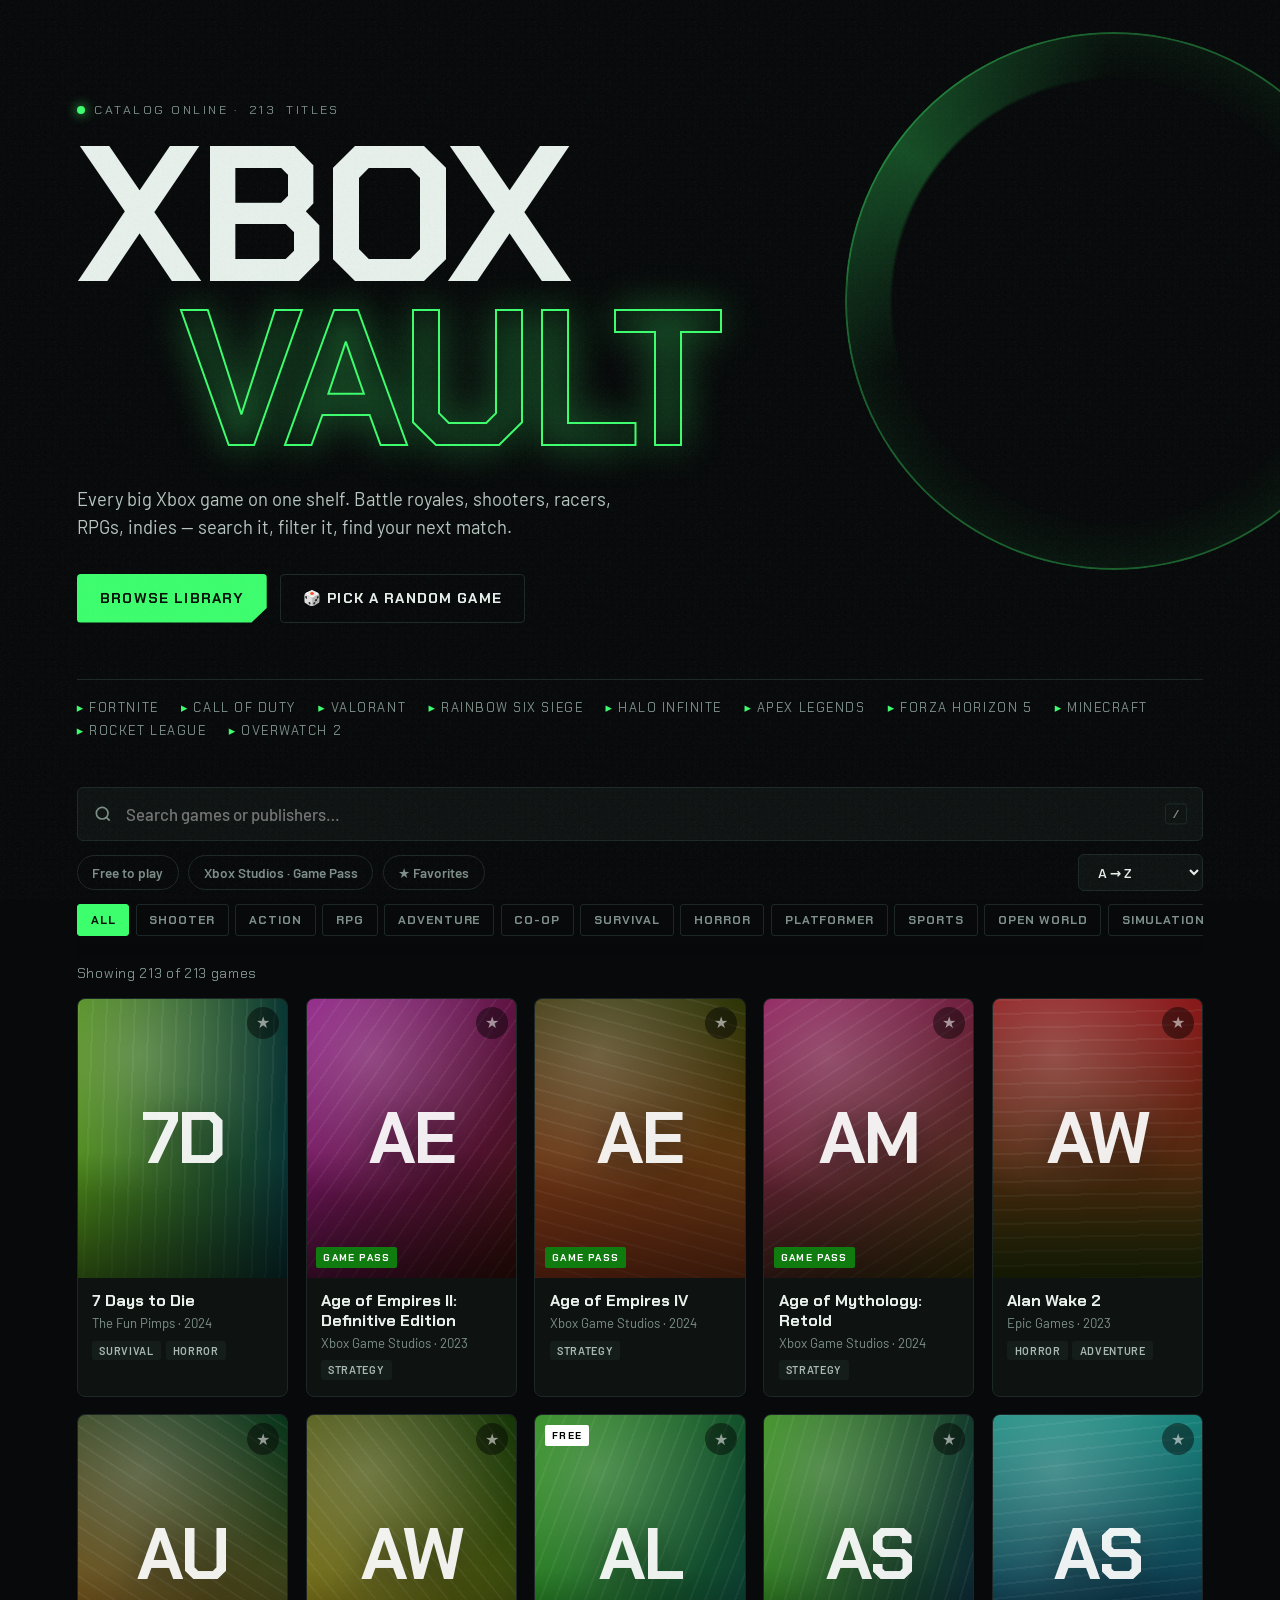
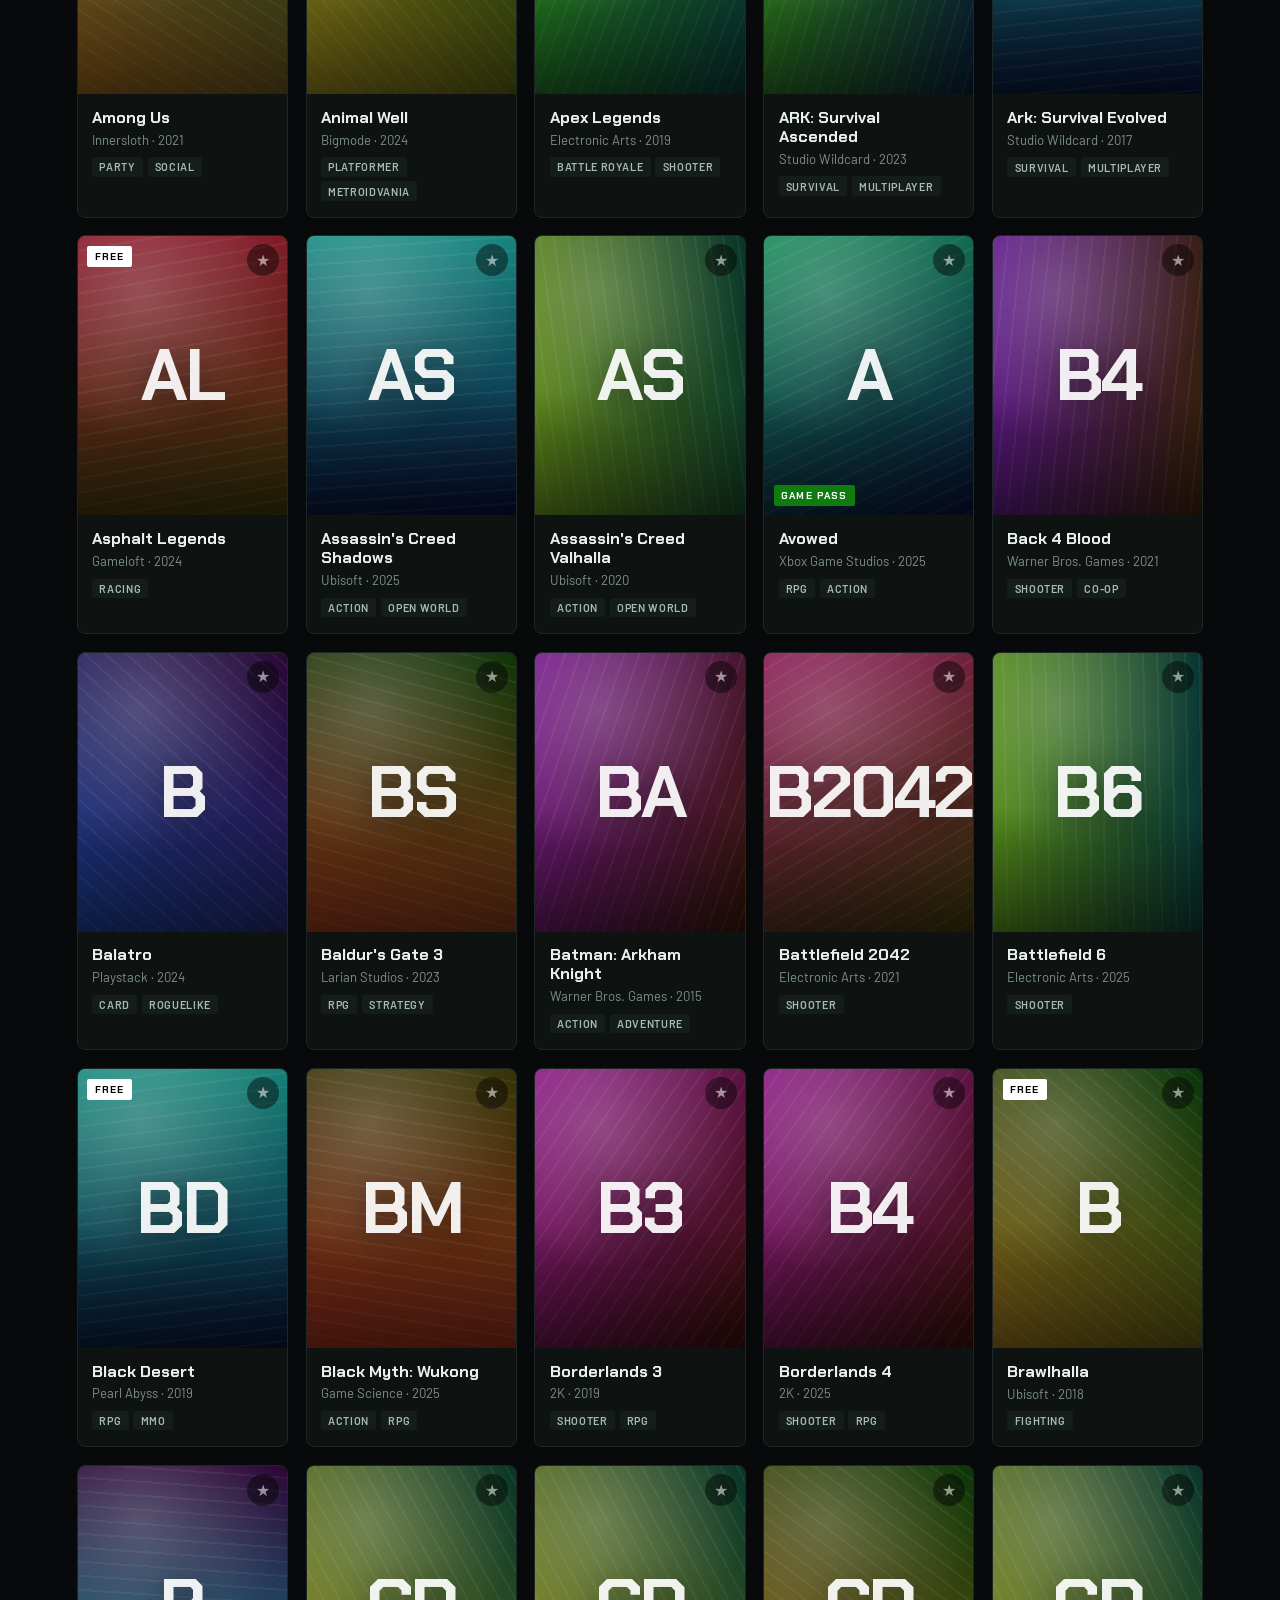
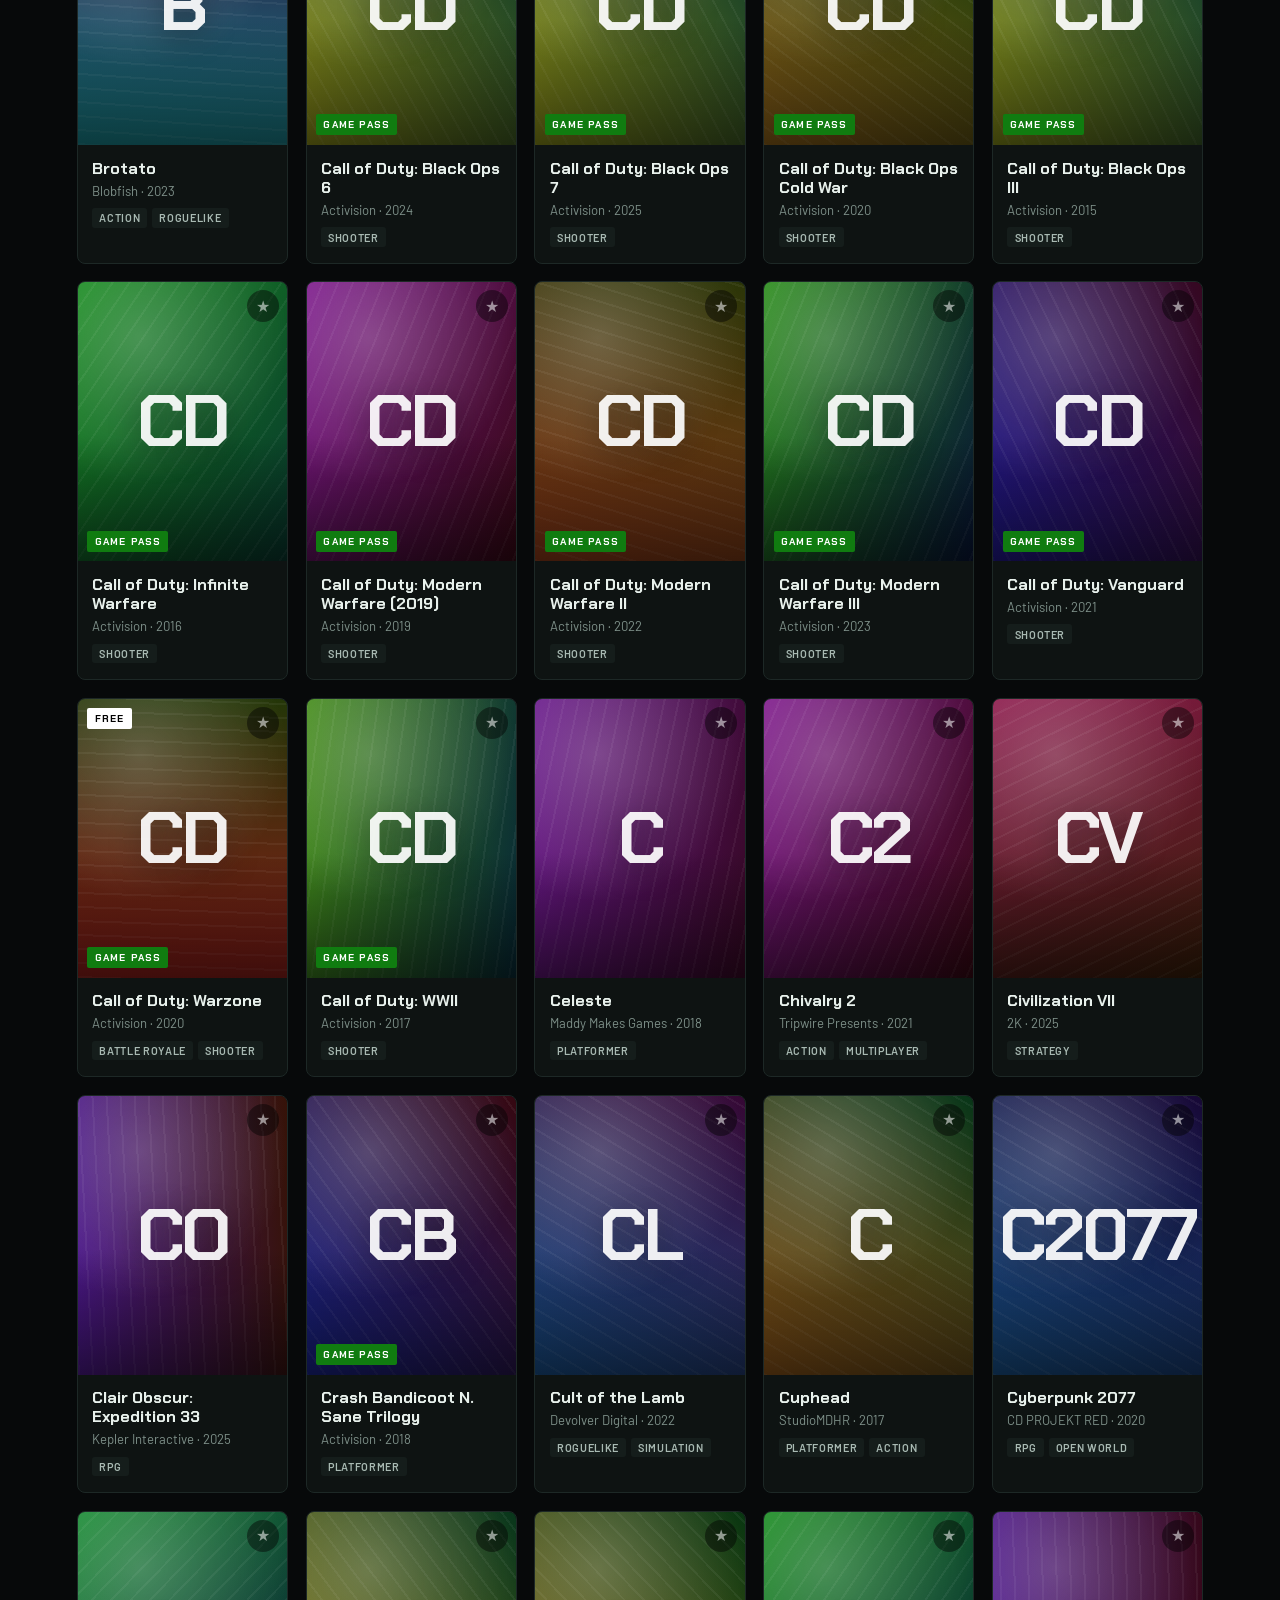
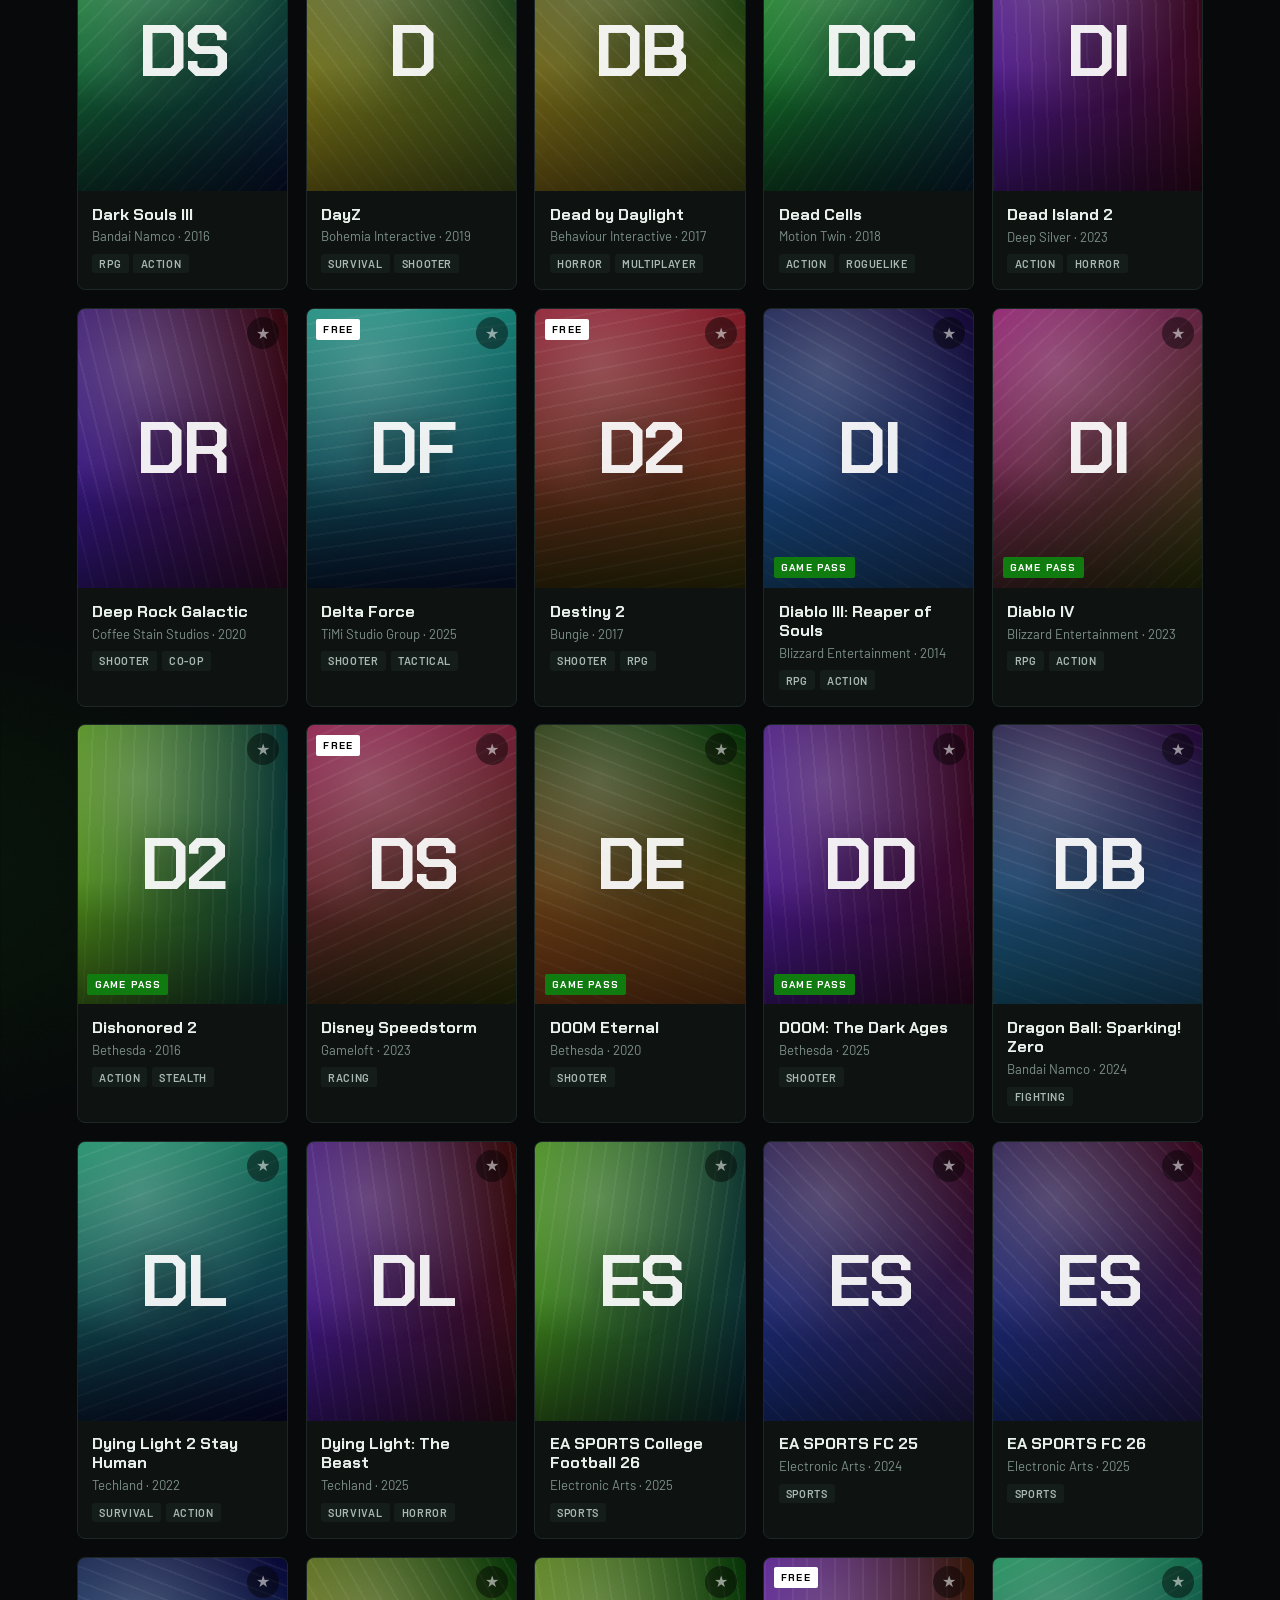
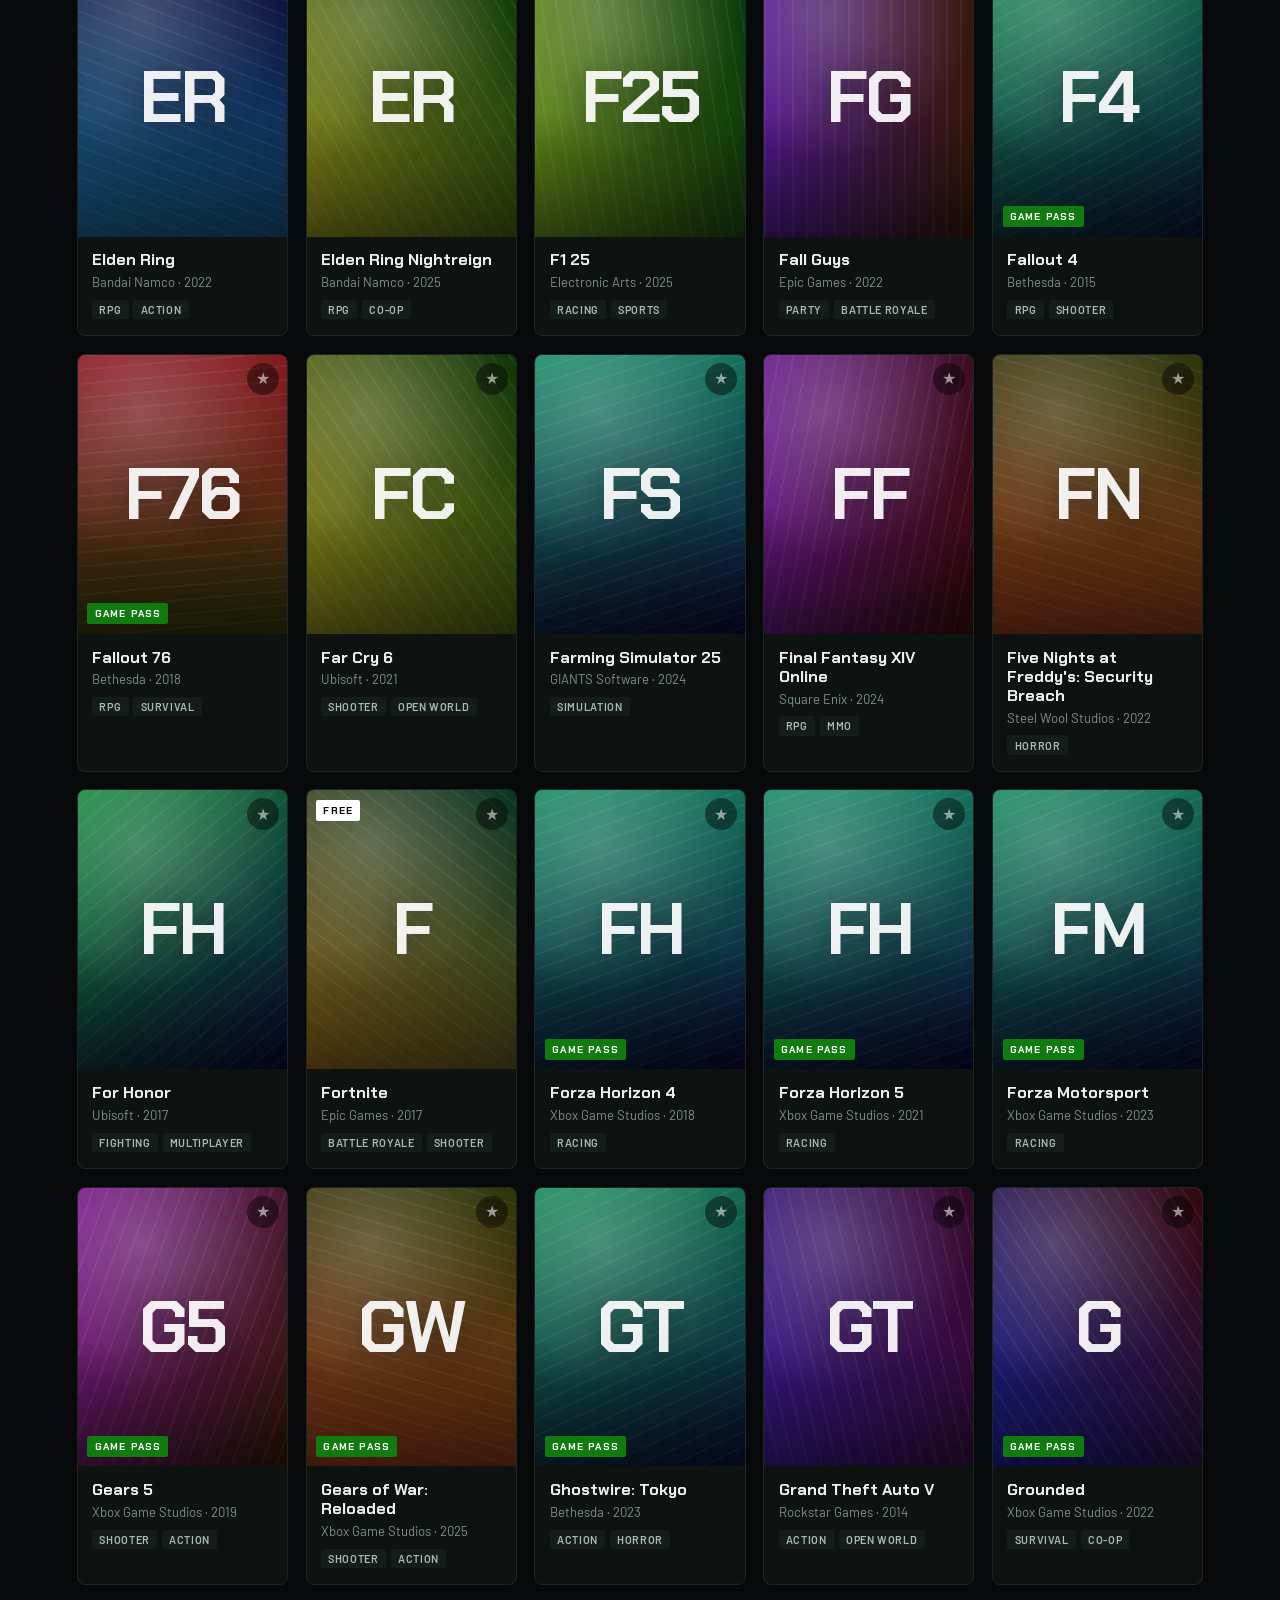
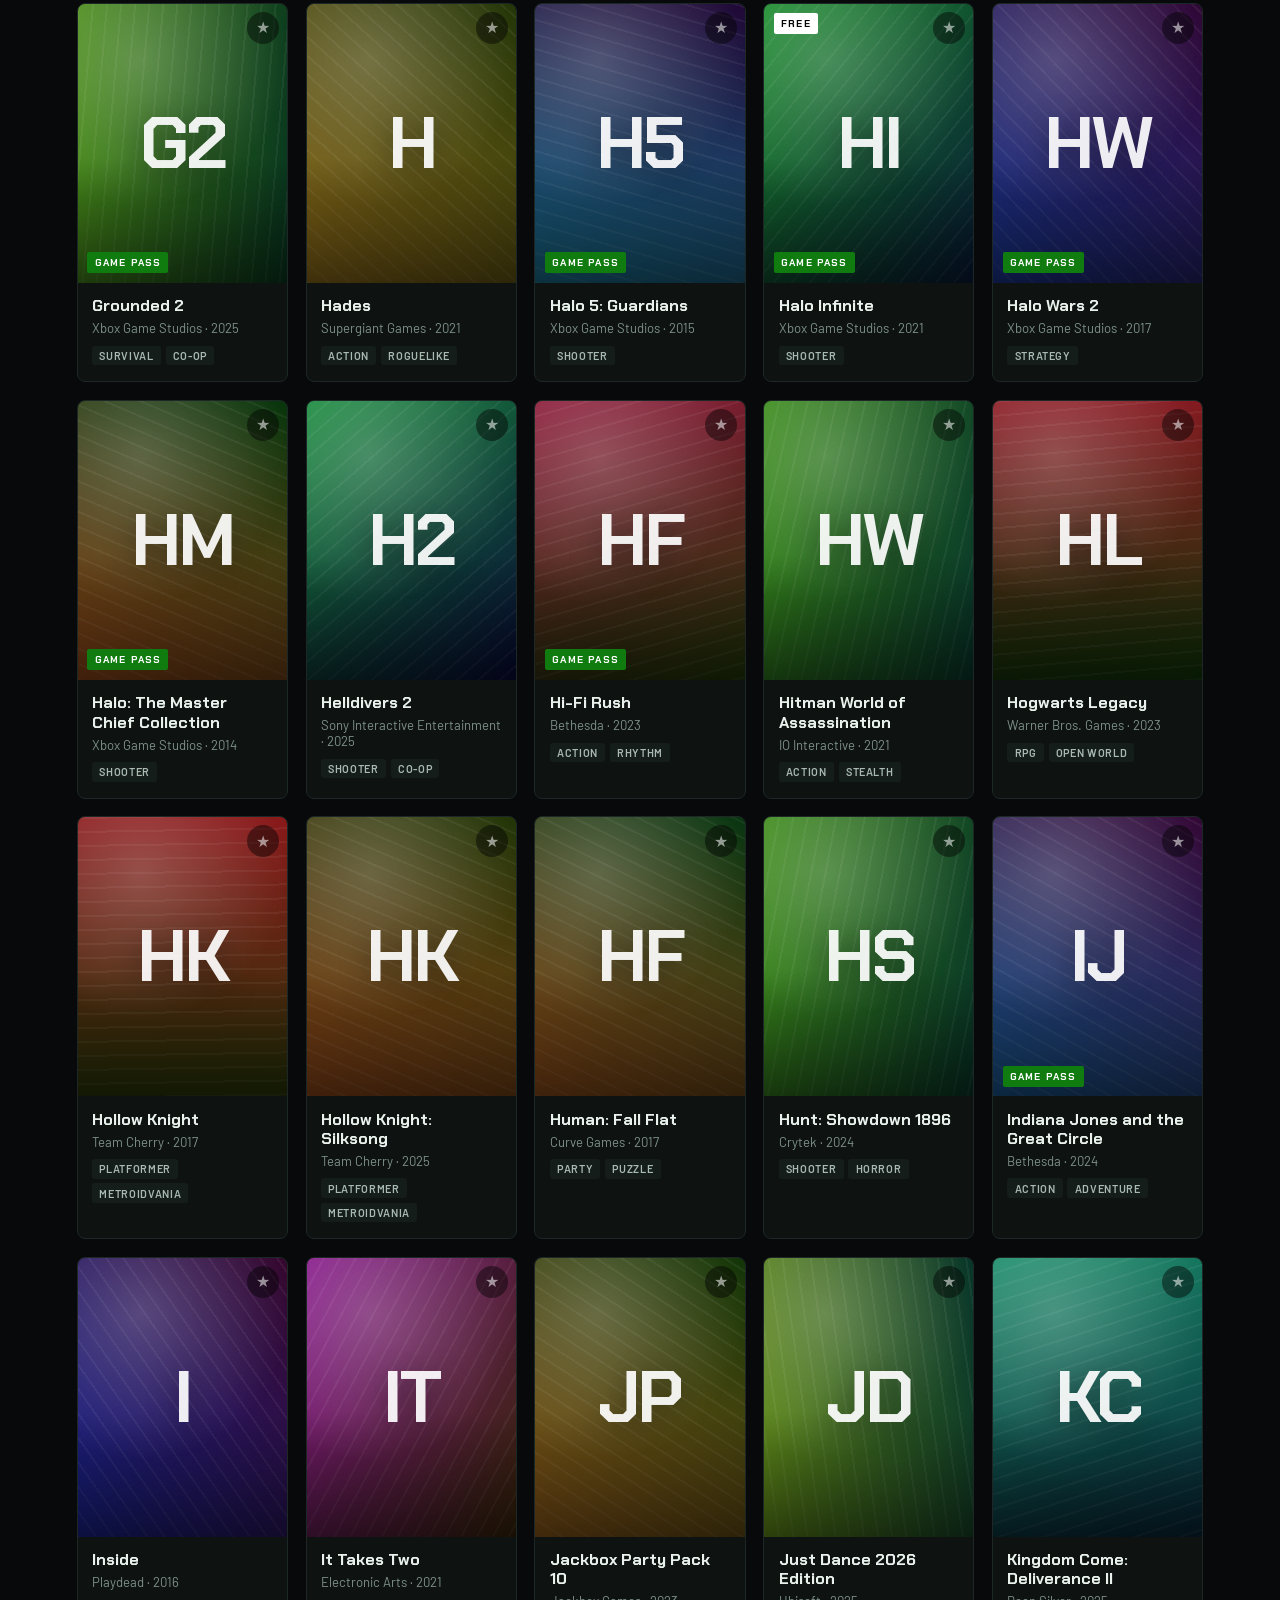
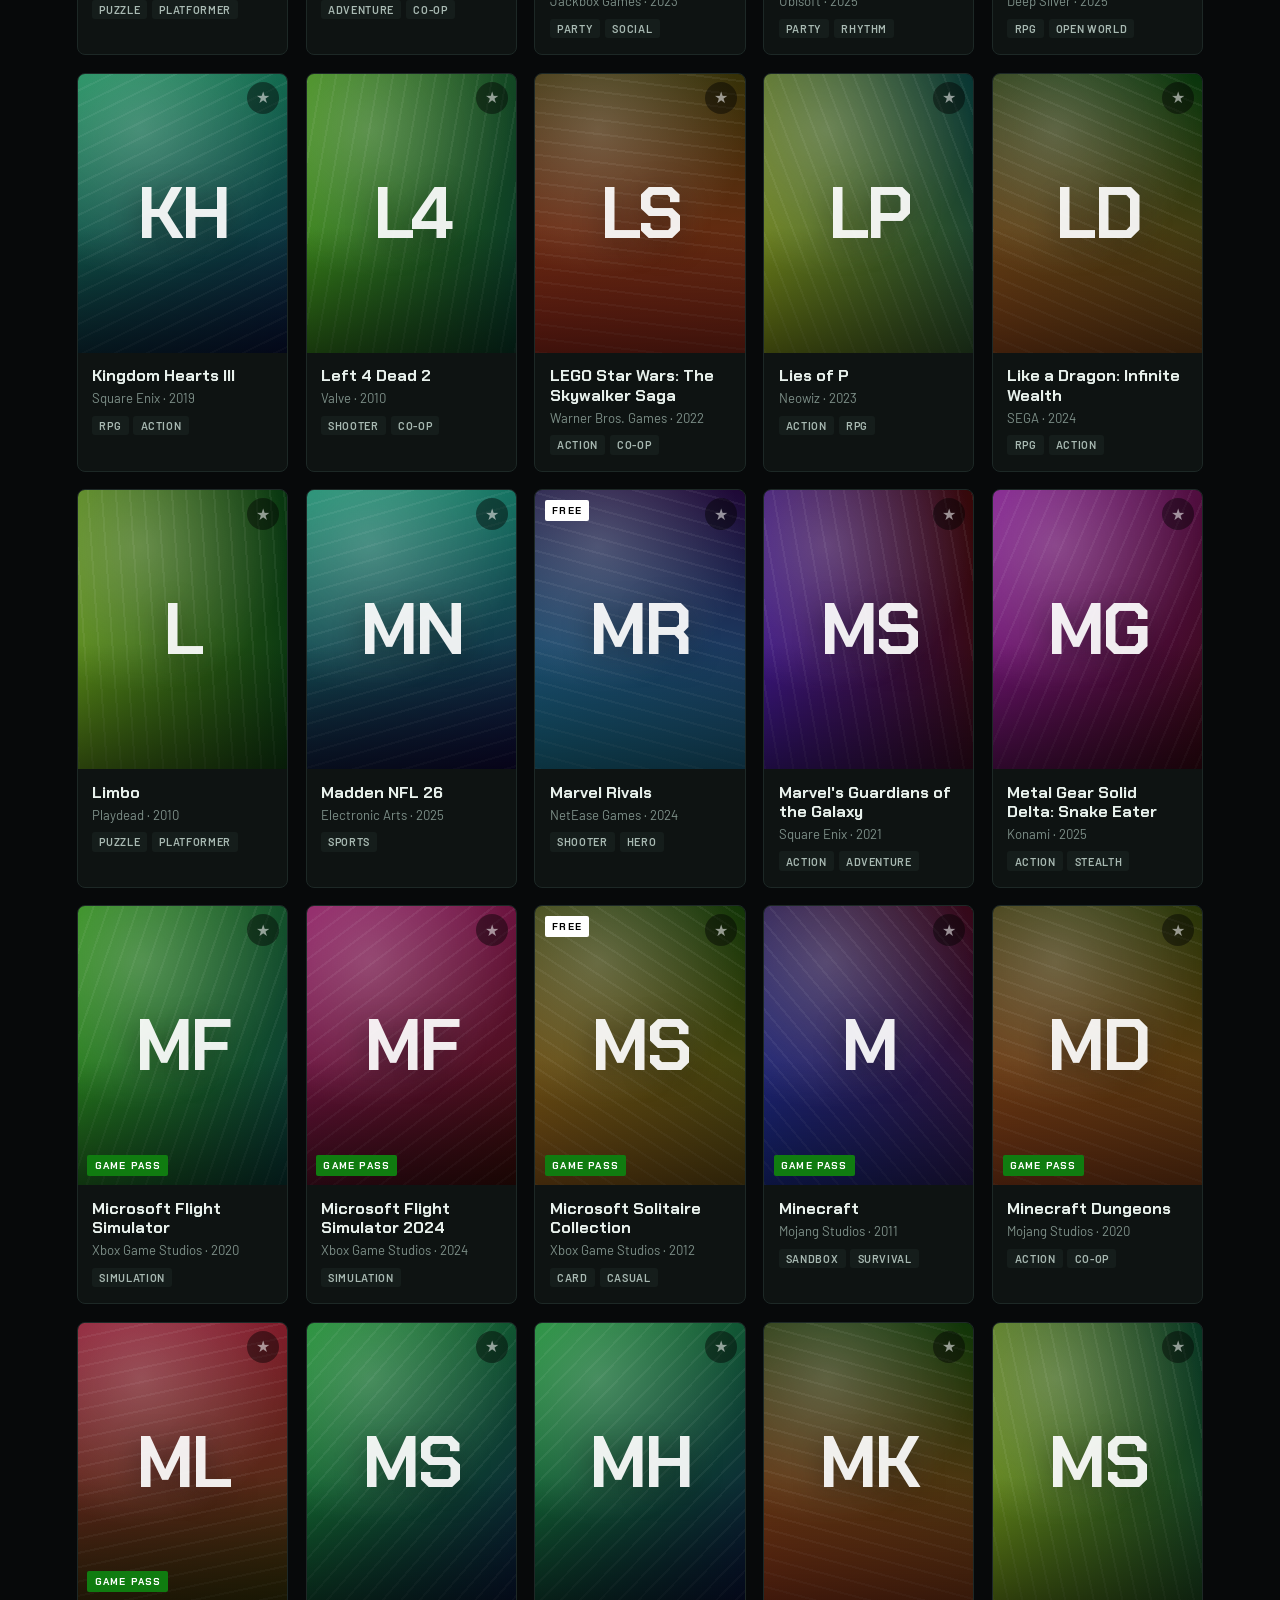
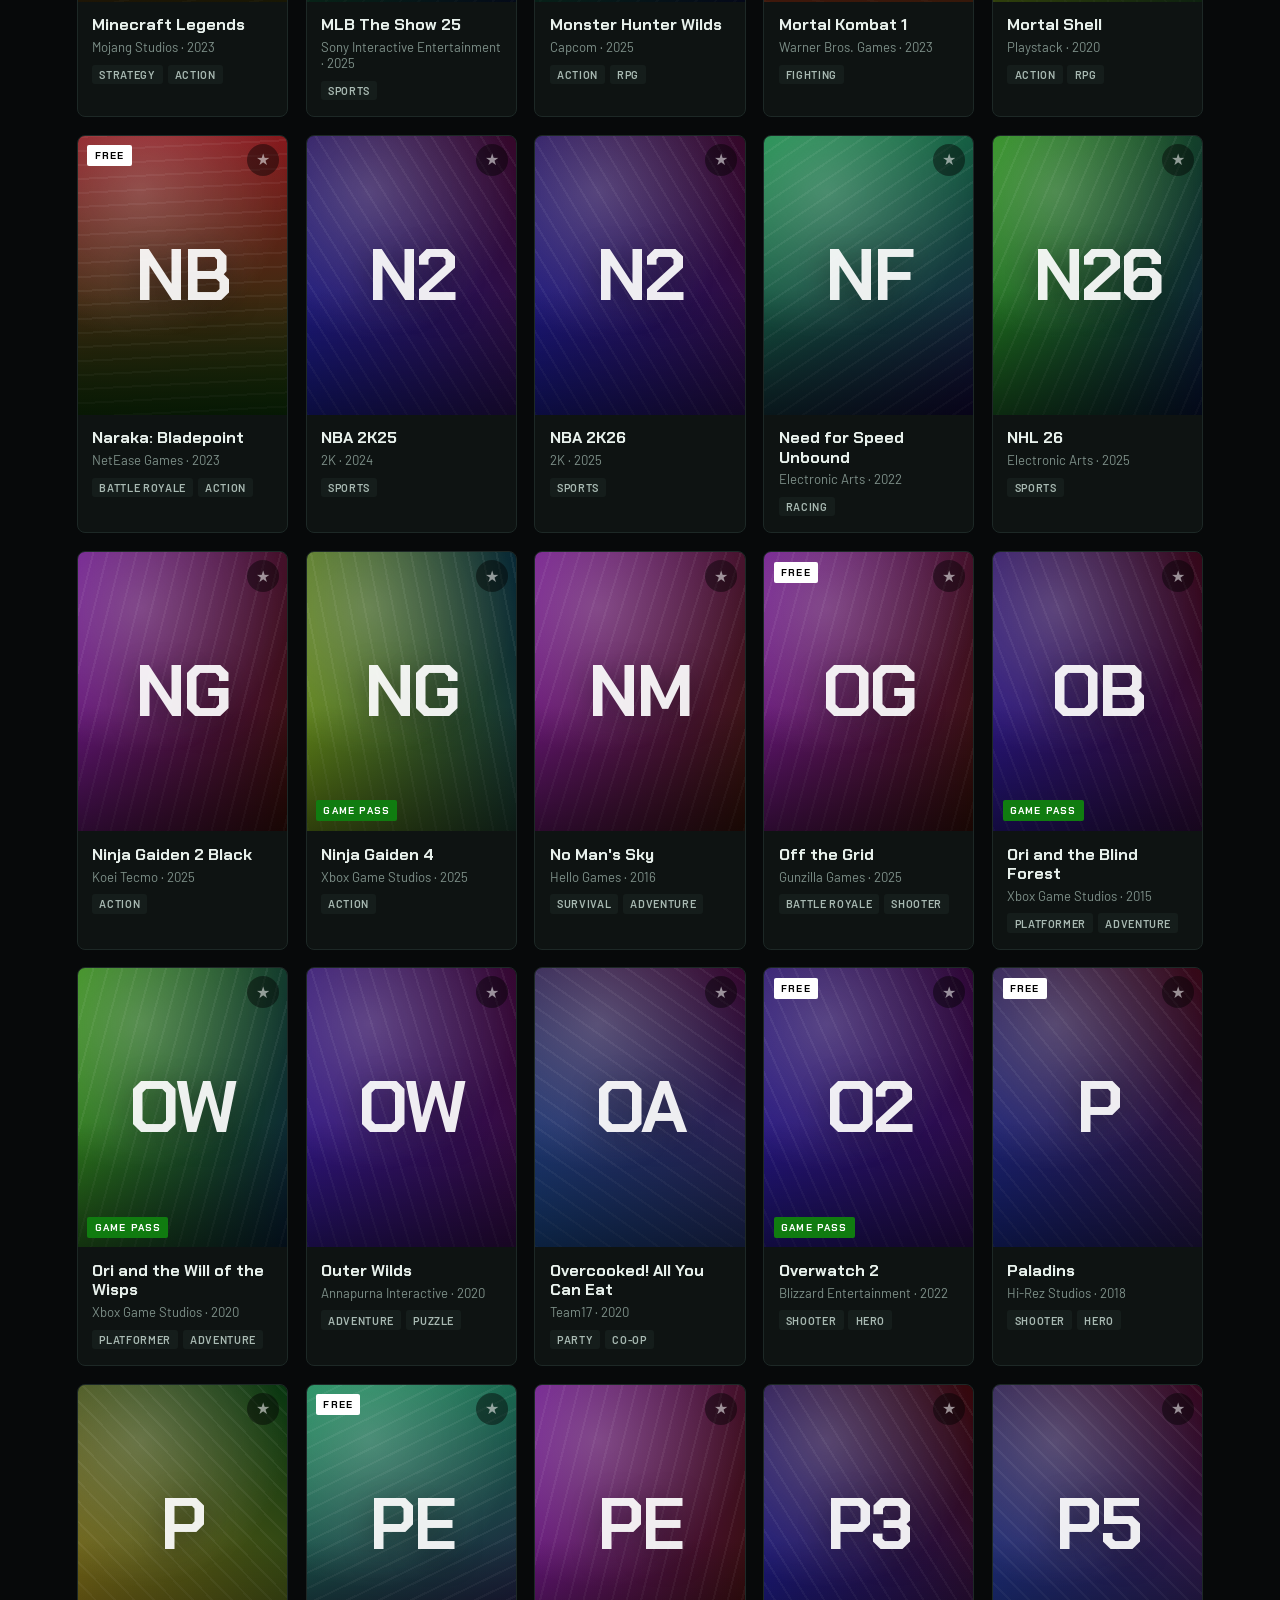
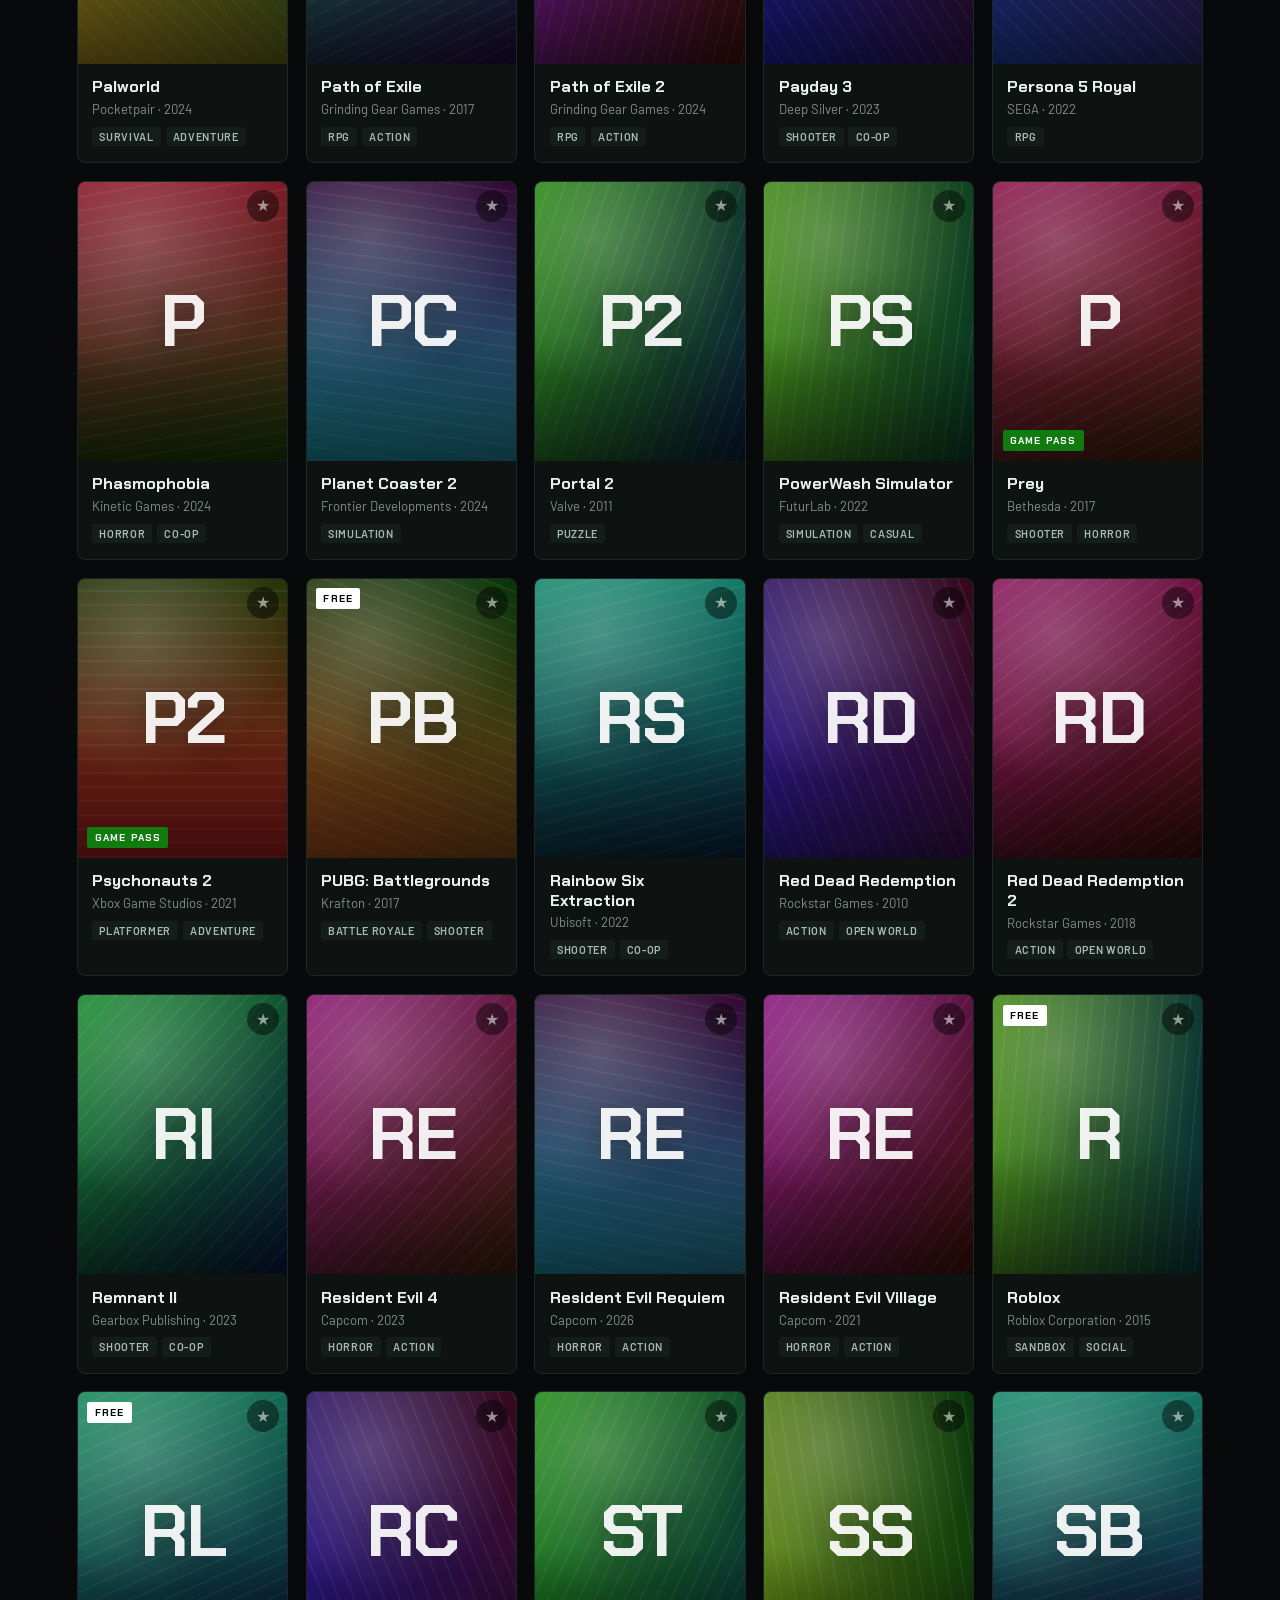
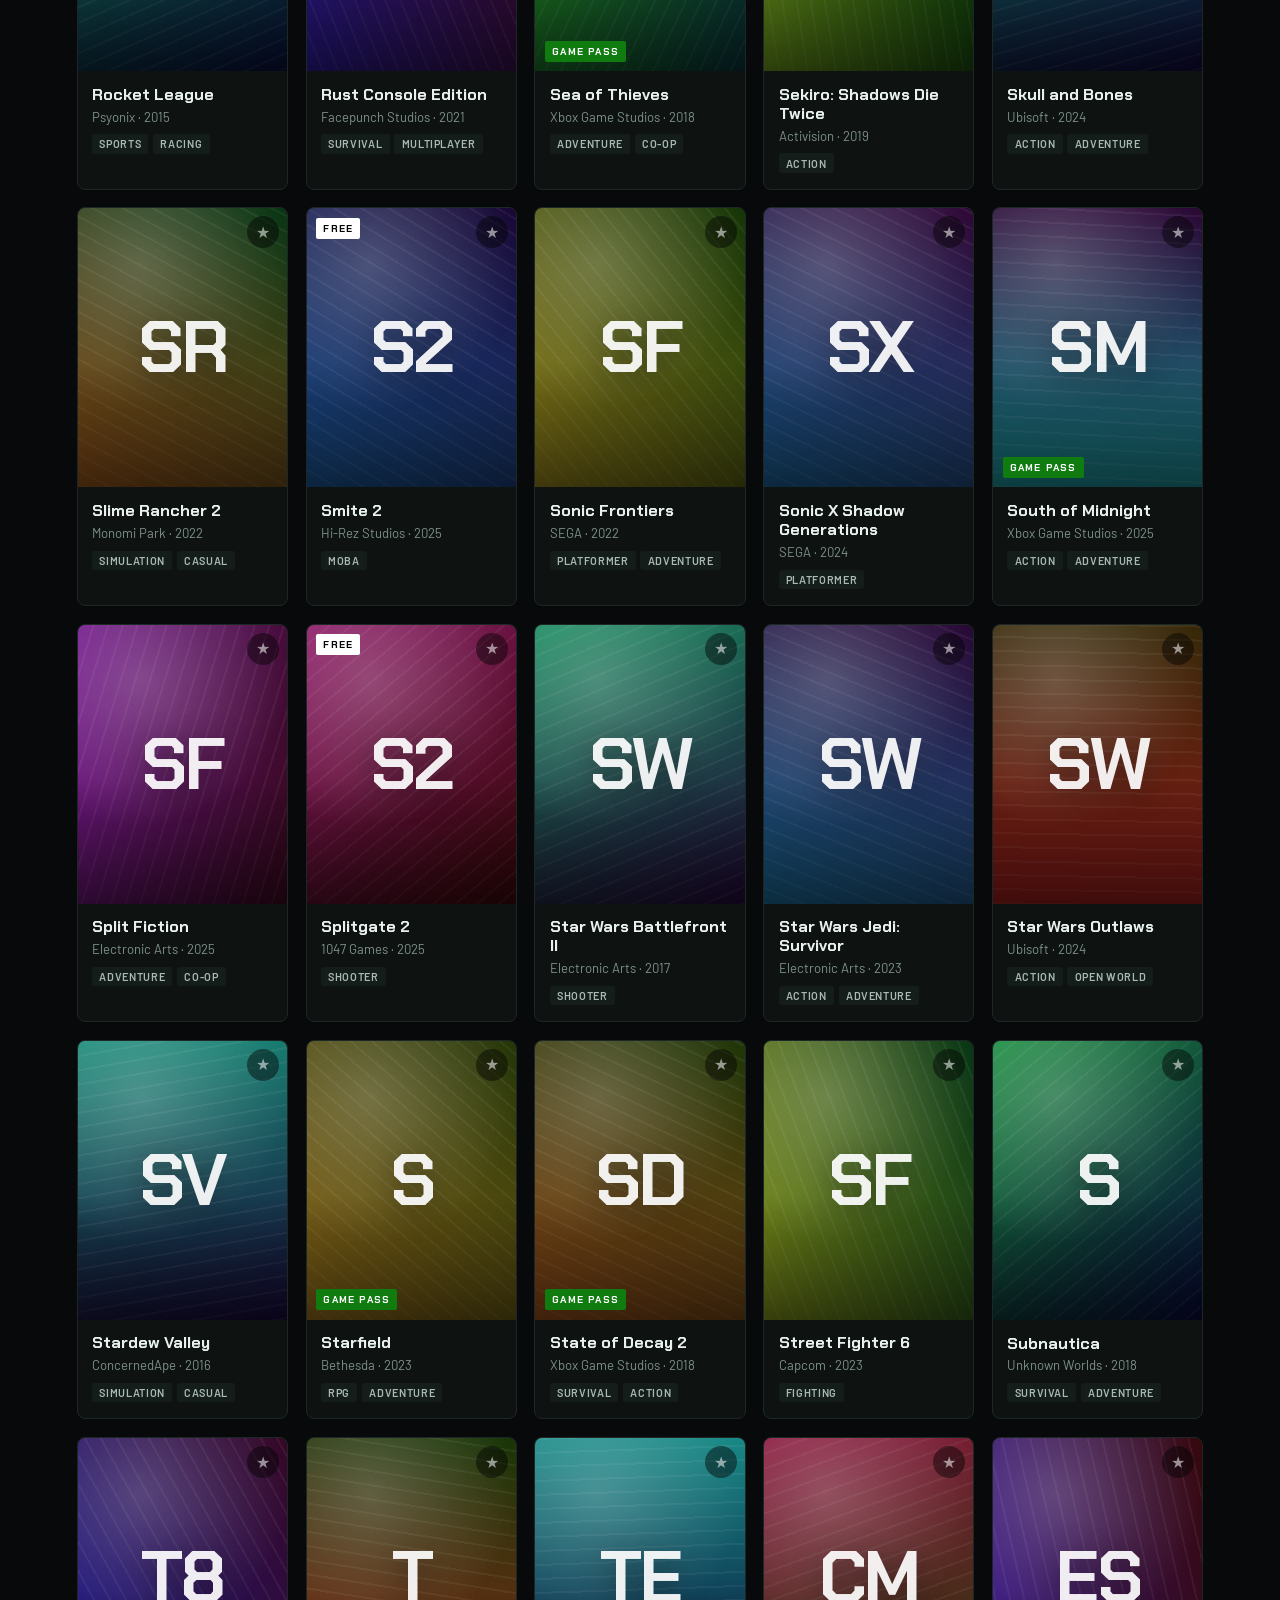
<file: games/index.html>
<!DOCTYPE html>
<html lang="en">
<head>
  <meta charset="UTF-8" />
  <meta name="viewport" content="width=device-width, initial-scale=1.0" />
  <title>XBOX VAULT — Every game, one shelf</title>
  <meta name="description" content="Browse a huge catalog of Xbox games — Fortnite, Call of Duty, VALORANT, Rainbow Six Siege, Halo, Forza and hundreds more." />
  <link rel="preconnect" href="https://fonts.googleapis.com" />
  <link rel="preconnect" href="https://fonts.gstatic.com" crossorigin />
  <link href="https://fonts.googleapis.com/css2?family=Chakra+Petch:wght@500;700&family=Barlow:wght@400;500;600&display=swap" rel="stylesheet" />
  <link rel="stylesheet" href="style.css" />
</head>
<body>
  <div class="grain" aria-hidden="true"></div>

  <header class="hero">
    <div class="hero-ring" aria-hidden="true"></div>
    <p class="eyebrow"><span class="dot"></span> Catalog online · <span id="total">0</span> titles</p>
    <h1>XBOX<br /><em>VAULT</em></h1>
    <p class="lede">Every big Xbox game on one shelf. Battle royales, shooters, racers, RPGs, indies — search it, filter it, find your next match.</p>
    <div class="hero-actions">
      <a href="#library" class="btn btn-primary">Browse library</a>
      <button type="button" class="btn btn-ghost" id="random">🎲 Pick a random game</button>
    </div>
    <ul class="marquee" aria-label="Featured games">
      <li>Fortnite</li><li>Call of Duty</li><li>VALORANT</li><li>Rainbow Six Siege</li><li>Halo Infinite</li><li>Apex Legends</li><li>Forza Horizon 5</li><li>Minecraft</li><li>Rocket League</li><li>Overwatch 2</li>
    </ul>
  </header>

  <main id="library">
    <section class="controls" aria-label="Filters">
      <div class="search">
        <svg viewBox="0 0 24 24" aria-hidden="true"><circle cx="11" cy="11" r="7"/><path d="m20 20-4-4"/></svg>
        <input id="q" type="search" placeholder="Search games or publishers…" autocomplete="off" aria-label="Search games" />
        <kbd>/</kbd>
      </div>
      <div class="row">
        <label class="toggle"><input type="checkbox" id="free" /> <span>Free to play</span></label>
        <label class="toggle"><input type="checkbox" id="first" /> <span>Xbox Studios · Game Pass</span></label>
        <label class="toggle"><input type="checkbox" id="favs" /> <span>★ Favorites</span></label>
        <select id="sort" aria-label="Sort games">
          <option value="az">A → Z</option>
          <option value="za">Z → A</option>
          <option value="new">Newest first</option>
          <option value="old">Oldest first</option>
        </select>
      </div>
      <div class="chips" id="chips" role="group" aria-label="Genres"></div>
    </section>

    <p class="count" id="count" aria-live="polite"></p>
    <div class="grid" id="grid"></div>
    <div class="empty" id="empty" hidden>
      <div class="empty-icon">⌀</div>
      <h2>No games match that</h2>
      <p>Try a different search or clear your filters.</p>
      <button type="button" class="btn btn-ghost" id="reset">Clear filters</button>
    </div>
  </main>

  <dialog id="modal">
    <div class="modal-art" id="m-art"></div>
    <div class="modal-body">
      <p class="modal-meta" id="m-meta"></p>
      <h2 id="m-title"></h2>
      <div class="modal-tags" id="m-tags"></div>
      <div class="modal-actions">
        <a class="btn btn-primary" id="m-store" target="_blank" rel="noopener">View on Xbox.com ↗</a>
        <button type="button" class="btn btn-ghost" id="m-fav"></button>
      </div>
    </div>
    <button type="button" class="close" id="m-close" aria-label="Close">✕</button>
  </dialog>

  <footer>
    <p>Fan-made catalog. Not affiliated with Microsoft or Xbox. Game names and trademarks belong to their owners. Availability and Game Pass status can change — check Xbox.com.</p>
    <a href="/">← Back to NautilusOS</a>
  </footer>

  <script src="games.js"></script>
  <script src="app.js"></script>
</body>
</html>
</file>
<file: games/style.css>
:root {
  --bg: #07090a;
  --panel: #0e1312;
  --line: #1d2826;
  --text: #e8f1ec;
  --muted: #7d8f88;
  --green: #3dff6e;
  --green-deep: #107c10;
  --display: "Chakra Petch", system-ui, sans-serif;
  --body: "Barlow", system-ui, sans-serif;
}

* { box-sizing: border-box; margin: 0; }
html { scroll-behavior: smooth; }
body {
  background:
    radial-gradient(80vw 60vh at 85% -10%, rgba(61, 255, 110, 0.12), transparent 60%),
    radial-gradient(60vw 50vh at -10% 30%, rgba(16, 124, 16, 0.14), transparent 60%),
    var(--bg);
  color: var(--text);
  font-family: var(--body);
  min-height: 100vh;
  overflow-x: hidden;
}

.grain {
  position: fixed; inset: 0; pointer-events: none; z-index: 50; opacity: 0.07;
  background-image: url("data:image/svg+xml,%3Csvg xmlns='http://www.w3.org/2000/svg' width='160' height='160'%3E%3Cfilter id='n'%3E%3CfeTurbulence baseFrequency='.85' numOctaves='3'/%3E%3C/filter%3E%3Crect width='100%25' height='100%25' filter='url(%23n)'/%3E%3C/svg%3E");
}

/* ---------- Hero ---------- */
.hero {
  position: relative;
  padding: clamp(3rem, 8vw, 7rem) clamp(1.25rem, 6vw, 6rem) 2rem;
  max-width: 1400px; margin: 0 auto;
}
.hero-ring {
  position: absolute; right: clamp(-12rem, -8vw, -2rem); top: 2rem;
  width: clamp(18rem, 42vw, 36rem); aspect-ratio: 1; border-radius: 50%;
  border: 2px solid rgba(61, 255, 110, 0.35);
  box-shadow: 0 0 80px rgba(61, 255, 110, 0.18), inset 0 0 80px rgba(61, 255, 110, 0.1);
  animation: spin 40s linear infinite;
  background: conic-gradient(from 0deg, transparent 0 70%, rgba(61, 255, 110, 0.25) 85%, transparent 100%);
  mask: radial-gradient(circle, transparent 58%, #000 59%);
}
@keyframes spin { to { transform: rotate(360deg); } }

.eyebrow {
  font-family: var(--display); text-transform: uppercase; letter-spacing: 0.2em;
  font-size: 0.78rem; color: var(--muted); display: flex; align-items: center; gap: 0.6rem;
  animation: rise 0.6s ease both;
}
.dot { width: 8px; height: 8px; border-radius: 50%; background: var(--green); box-shadow: 0 0 12px var(--green); animation: pulse 1.6s ease-in-out infinite; }
@keyframes pulse { 50% { opacity: 0.3; } }

h1 {
  font-family: var(--display); font-weight: 700; line-height: 0.85;
  font-size: clamp(4rem, 15vw, 12rem); letter-spacing: -0.02em; margin: 1rem 0 1.5rem;
  animation: rise 0.7s 0.08s ease both;
}
h1 em {
  font-style: normal; color: transparent; -webkit-text-stroke: 2px var(--green);
  display: inline-block; transform: translateX(clamp(1rem, 8vw, 8rem));
  text-shadow: 0 0 40px rgba(61, 255, 110, 0.35);
}
.lede { max-width: 34rem; font-size: 1.15rem; line-height: 1.55; color: #b9c8c1; animation: rise 0.7s 0.16s ease both; }
.hero-actions { display: flex; gap: 0.8rem; flex-wrap: wrap; margin-top: 2rem; animation: rise 0.7s 0.24s ease both; }
@keyframes rise { from { opacity: 0; transform: translateY(18px); } }

.btn {
  font-family: var(--display); font-weight: 700; text-transform: uppercase; letter-spacing: 0.08em;
  font-size: 0.9rem; padding: 0.9rem 1.4rem; border-radius: 4px; cursor: pointer;
  text-decoration: none; border: 1px solid transparent; transition: transform 0.15s, box-shadow 0.2s, background 0.2s;
  display: inline-flex; align-items: center; gap: 0.4rem;
}
.btn:active { transform: translateY(1px) scale(0.98); }
.btn-primary { background: var(--green); color: #031006; clip-path: polygon(0 0, 100% 0, 100% 70%, 92% 100%, 0 100%); }
.btn-primary:hover { box-shadow: 0 0 30px rgba(61, 255, 110, 0.5); }
.btn-ghost { background: transparent; color: var(--text); border-color: var(--line); }
.btn-ghost:hover { border-color: var(--green); color: var(--green); }
.btn:focus-visible, .chip:focus-visible, .card:focus-visible, select:focus-visible { outline: 2px solid var(--green); outline-offset: 3px; }

.marquee {
  list-style: none; padding: 0; margin-top: 3.5rem; display: flex; flex-wrap: wrap; gap: 0.4rem 1.4rem;
  font-family: var(--display); text-transform: uppercase; letter-spacing: 0.12em; font-size: 0.8rem; color: var(--muted);
  border-top: 1px solid var(--line); padding-top: 1.2rem;
}
.marquee li::before { content: "▸ "; color: var(--green); }

/* ---------- Controls ---------- */
main { max-width: 1400px; margin: 0 auto; padding: 0 clamp(1.25rem, 6vw, 6rem) 4rem; }
.controls {
  position: sticky; top: 0; z-index: 10; padding: 1rem 0; margin-bottom: 0.5rem;
  background: linear-gradient(var(--bg) 85%, transparent); display: grid; gap: 0.8rem;
}
.search { position: relative; }
.search svg { position: absolute; left: 1rem; top: 50%; transform: translateY(-50%); width: 20px; fill: none; stroke: var(--muted); stroke-width: 2; }
.search input {
  width: 100%; background: var(--panel); border: 1px solid var(--line); color: var(--text);
  font: 500 1.05rem var(--body); padding: 1rem 3rem; border-radius: 6px; transition: border-color 0.2s, box-shadow 0.2s;
}
.search input:focus { outline: none; border-color: var(--green); box-shadow: 0 0 0 4px rgba(61, 255, 110, 0.12); }
.search kbd {
  position: absolute; right: 1rem; top: 50%; transform: translateY(-50%);
  font: 600 0.75rem var(--display); color: var(--muted); border: 1px solid var(--line); padding: 0.1rem 0.45rem; border-radius: 3px;
}
.row { display: flex; flex-wrap: wrap; gap: 0.6rem; align-items: center; }
.toggle { cursor: pointer; }
.toggle input { position: absolute; opacity: 0; }
.toggle span {
  display: inline-block; font: 600 0.85rem var(--body); padding: 0.5rem 0.9rem; border: 1px solid var(--line);
  border-radius: 999px; color: var(--muted); transition: all 0.15s;
}
.toggle input:checked + span { background: rgba(61, 255, 110, 0.12); border-color: var(--green); color: var(--green); }
.toggle input:focus-visible + span { outline: 2px solid var(--green); outline-offset: 2px; }
select {
  margin-left: auto; background: var(--panel); color: var(--text); border: 1px solid var(--line);
  font: 600 0.85rem var(--body); padding: 0.5rem 0.9rem; border-radius: 6px; cursor: pointer;
}
.chips { display: flex; gap: 0.4rem; overflow-x: auto; padding-bottom: 0.3rem; scrollbar-width: thin; scrollbar-color: var(--line) transparent; }
.chip {
  flex: none; font: 700 0.75rem var(--display); text-transform: uppercase; letter-spacing: 0.08em;
  padding: 0.45rem 0.8rem; background: transparent; color: var(--muted); border: 1px solid var(--line); border-radius: 3px; cursor: pointer;
  transition: all 0.15s;
}
.chip:hover { color: var(--text); border-color: var(--muted); }
.chip.on { background: var(--green); color: #031006; border-color: var(--green); }

.count { color: var(--muted); font-size: 0.85rem; margin: 0.5rem 0 1rem; font-family: var(--display); letter-spacing: 0.05em; }

/* ---------- Grid ---------- */
.grid { display: grid; grid-template-columns: repeat(auto-fill, minmax(200px, 1fr)); gap: 1.1rem; }
.card {
  background: var(--panel); border: 1px solid var(--line); border-radius: 8px; overflow: hidden; cursor: pointer;
  transition: transform 0.25s cubic-bezier(.2,.8,.2,1), border-color 0.2s, box-shadow 0.25s;
  animation: rise 0.45s calc(var(--i) * 25ms) ease both;
}
.card:hover { transform: translateY(-6px); border-color: var(--green); box-shadow: 0 18px 40px -18px rgba(61, 255, 110, 0.45); }

.art, .modal-art {
  position: relative; aspect-ratio: 3 / 4; display: grid; place-items: center; overflow: hidden;
  background:
    repeating-linear-gradient(var(--a), rgba(255,255,255,0.05) 0 2px, transparent 2px 14px),
    linear-gradient(var(--a), hsl(var(--h) 70% 32%), hsl(var(--h2) 75% 12%));
}
.art::after, .modal-art::after {
  content: ""; position: absolute; inset: 0;
  background: radial-gradient(circle at 30% 20%, rgba(255,255,255,0.22), transparent 55%), linear-gradient(transparent 55%, rgba(0,0,0,0.55));
}
.mono {
  font-family: var(--display); font-weight: 700; font-size: clamp(3rem, 6vw, 4.5rem); letter-spacing: -0.04em;
  color: rgba(255,255,255,0.92); text-shadow: 0 6px 30px rgba(0,0,0,0.4); z-index: 1; transition: transform 0.35s;
}
.card:hover .mono { transform: scale(1.12) rotate(-3deg); }
.badge {
  position: absolute; left: 0.6rem; z-index: 2; font: 700 0.62rem var(--display); letter-spacing: 0.12em;
  padding: 0.25rem 0.45rem; border-radius: 2px;
}
.badge.free { top: 0.6rem; background: #fff; color: #000; }
.badge.gp { bottom: 0.6rem; background: var(--green-deep); color: #fff; }
.fav {
  position: absolute; top: 0.5rem; right: 0.5rem; z-index: 2; width: 2rem; height: 2rem; border-radius: 50%;
  border: none; background: rgba(0,0,0,0.45); color: rgba(255,255,255,0.55); font-size: 1rem; cursor: pointer;
  transition: transform 0.15s, color 0.15s;
}
.fav:hover { transform: scale(1.15); color: #fff; }
.fav.on { color: #ffd23d; }
.info { padding: 0.85rem 0.9rem 1rem; }
.info h3 { font: 700 1rem/1.2 var(--display); margin-bottom: 0.3rem; }
.info p { color: var(--muted); font-size: 0.82rem; }
.tags, .modal-tags { display: flex; flex-wrap: wrap; gap: 0.3rem; margin-top: 0.6rem; }
.tags span, .modal-tags span {
  font: 600 0.68rem var(--body); text-transform: uppercase; letter-spacing: 0.06em;
  color: #a9bab3; background: #151d1b; padding: 0.2rem 0.45rem; border-radius: 3px;
}

/* ---------- Empty ---------- */
.empty { text-align: center; padding: 5rem 1rem; border: 1px dashed var(--line); border-radius: 10px; }
.empty-icon { font: 700 4rem var(--display); color: var(--green); opacity: 0.6; }
.empty h2 { font-family: var(--display); margin: 0.5rem 0; }
.empty p { color: var(--muted); margin-bottom: 1.5rem; }

/* ---------- Modal ---------- */
dialog {
  border: 1px solid var(--line); background: var(--panel); color: var(--text); padding: 0; border-radius: 10px;
  width: min(760px, 92vw); display: none; grid-template-columns: 260px 1fr; overflow: hidden;
}
dialog[open] { display: grid; animation: pop 0.25s cubic-bezier(.2,.8,.2,1); }
dialog::backdrop { background: rgba(2, 5, 4, 0.75); backdrop-filter: blur(6px); }
@keyframes pop { from { opacity: 0; transform: scale(0.95) translateY(10px); } }
.modal-art { aspect-ratio: auto; min-height: 340px; }
.modal-art .mono { font-size: 5rem; }
.modal-body { padding: 2rem; display: flex; flex-direction: column; }
.modal-meta { color: var(--muted); font-family: var(--display); text-transform: uppercase; letter-spacing: 0.12em; font-size: 0.78rem; }
.modal-body h2 { font: 700 clamp(1.6rem, 4vw, 2.4rem)/1.05 var(--display); margin: 0.5rem 0 0.4rem; }
.modal-actions { margin-top: auto; padding-top: 2rem; display: flex; gap: 0.6rem; flex-wrap: wrap; }
.close {
  position: absolute; top: 0.8rem; right: 0.8rem; width: 2.2rem; height: 2.2rem; border-radius: 50%;
  border: 1px solid var(--line); background: var(--bg); color: var(--text); cursor: pointer;
}
.close:hover { border-color: var(--green); color: var(--green); }

footer {
  max-width: 1400px; margin: 0 auto; padding: 2rem clamp(1.25rem, 6vw, 6rem) 3rem; border-top: 1px solid var(--line);
  display: flex; justify-content: space-between; gap: 1.5rem; flex-wrap: wrap; color: var(--muted); font-size: 0.82rem;
}
footer p { max-width: 46rem; line-height: 1.5; }
footer a { color: var(--green); text-decoration: none; font-family: var(--display); }

@media (max-width: 640px) {
  .grid { grid-template-columns: repeat(2, 1fr); gap: 0.7rem; }
  .info h3 { font-size: 0.9rem; }
  select { margin-left: 0; }
  dialog[open] { grid-template-columns: 1fr; }
  .modal-art { min-height: 200px; }
  .modal-body { padding: 1.5rem; }
}
@media (prefers-reduced-motion: reduce) {
  *, *::before, *::after { animation: none !important; transition: none !important; }
}
</file>
